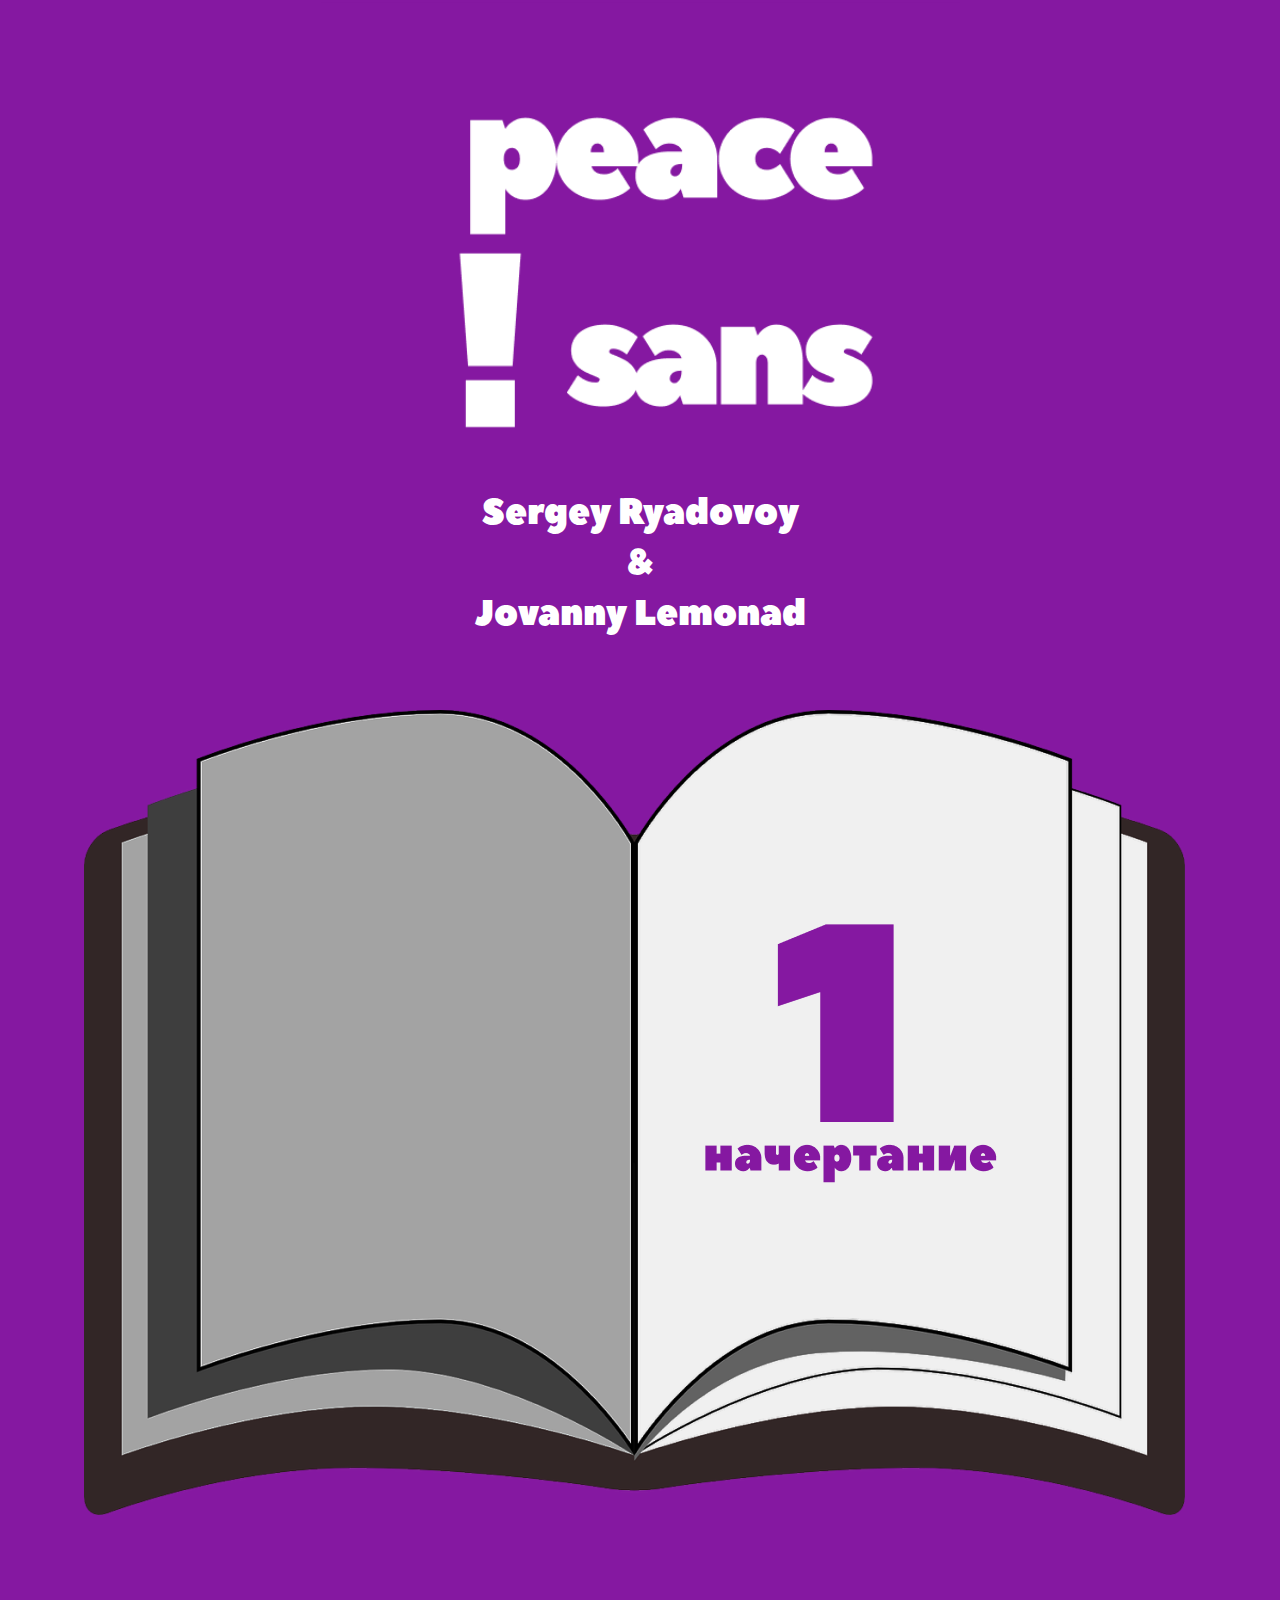
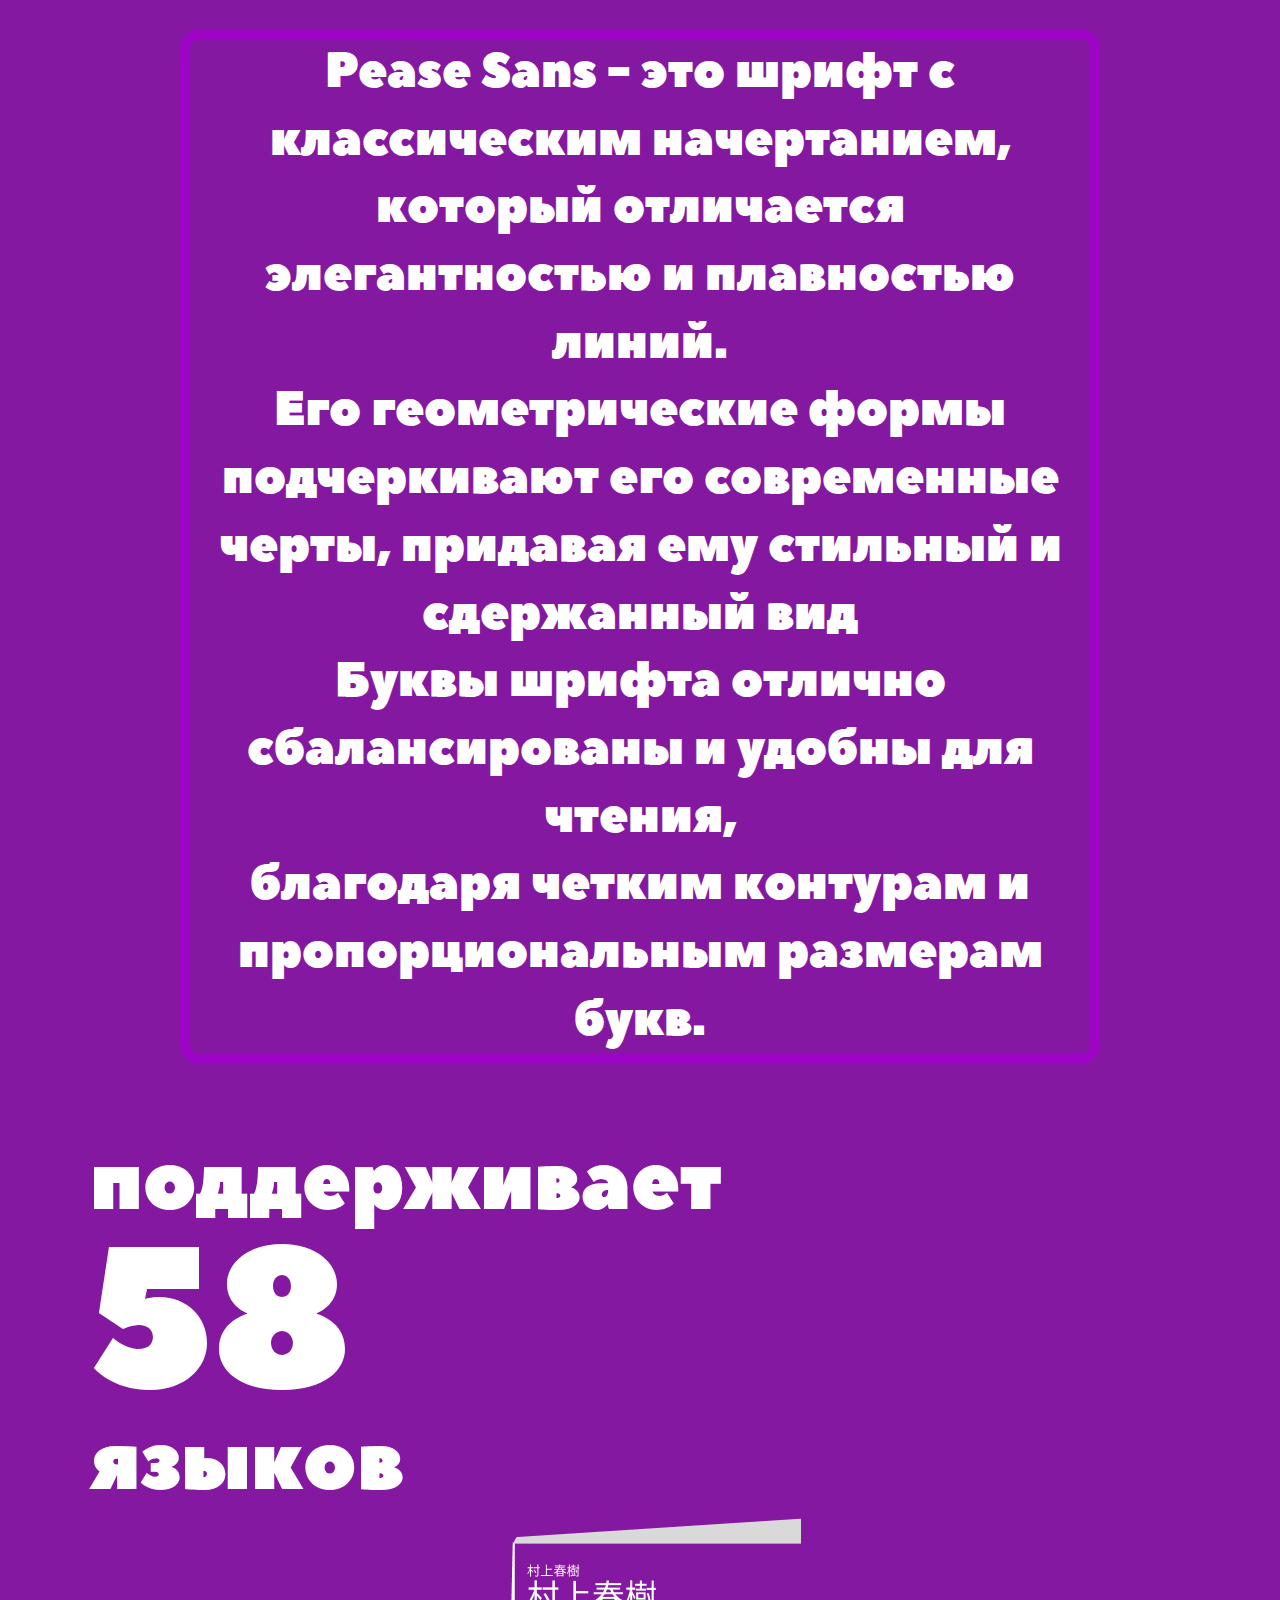
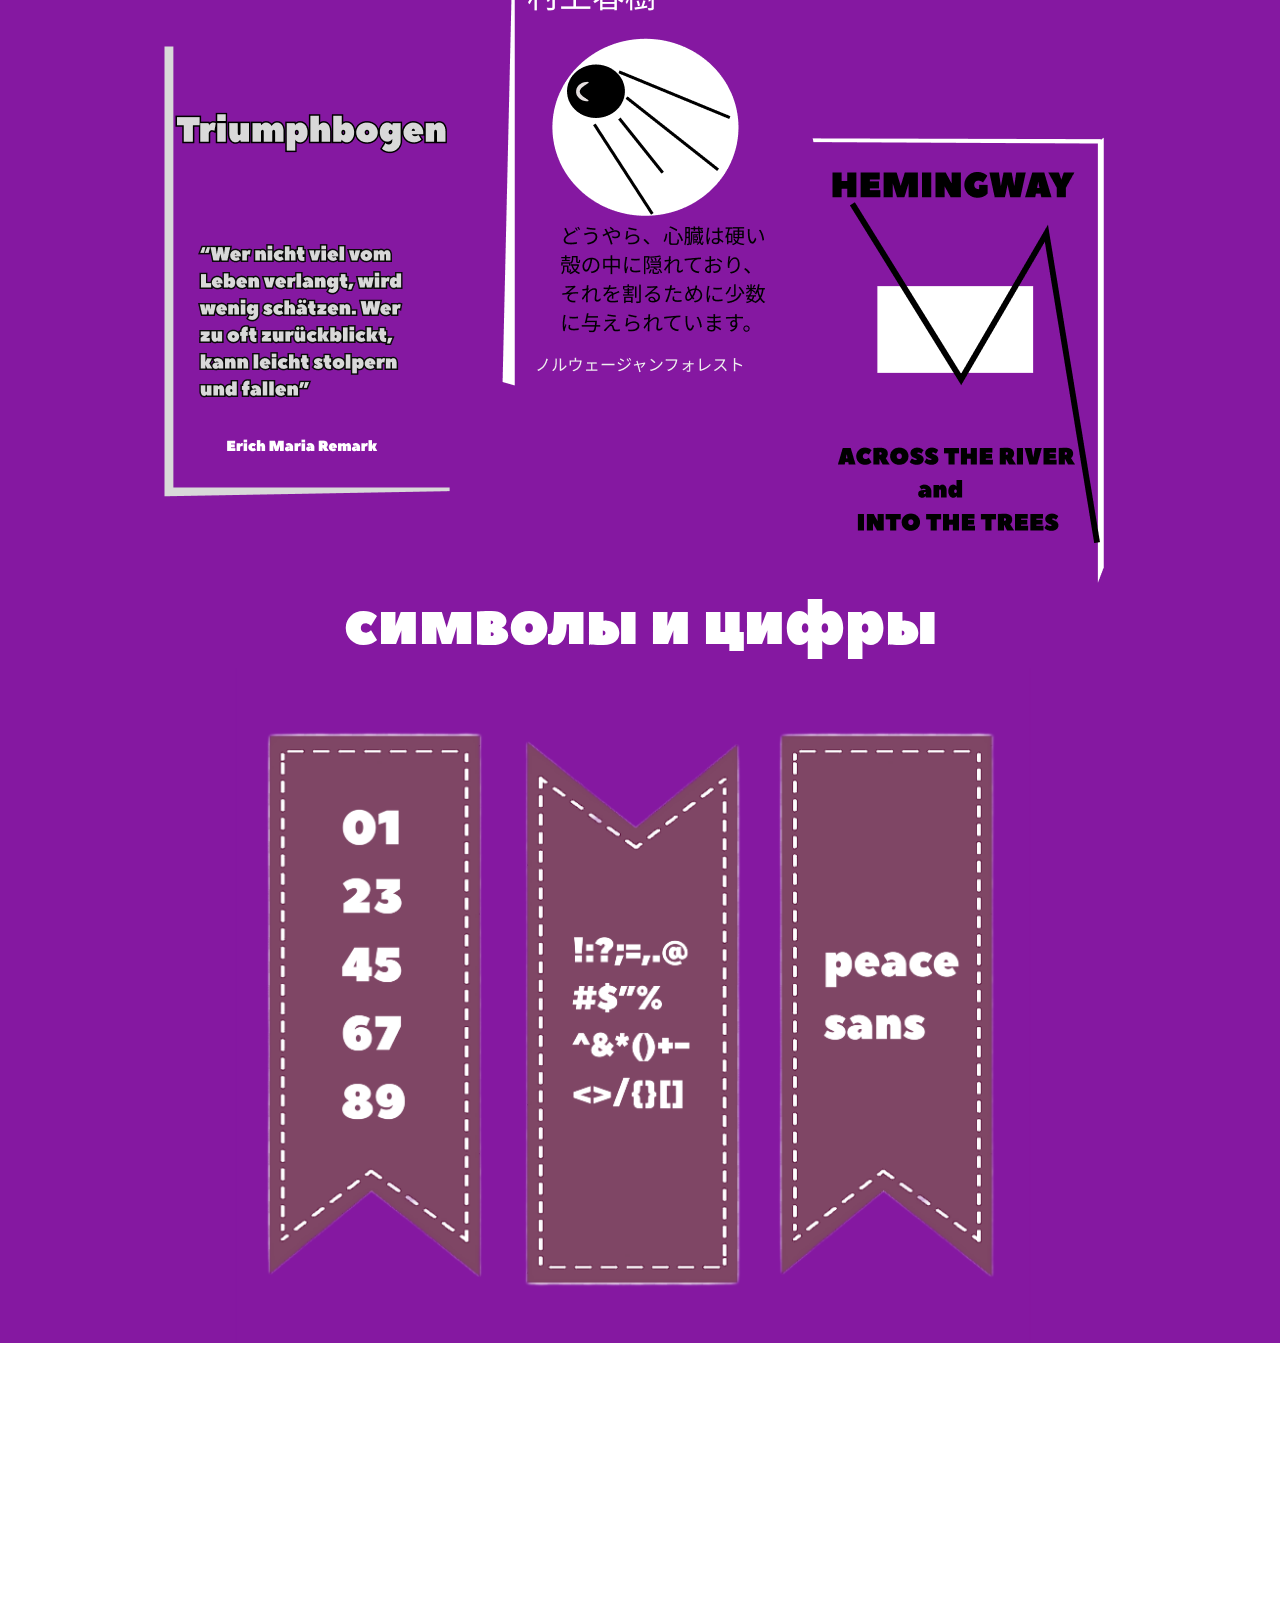
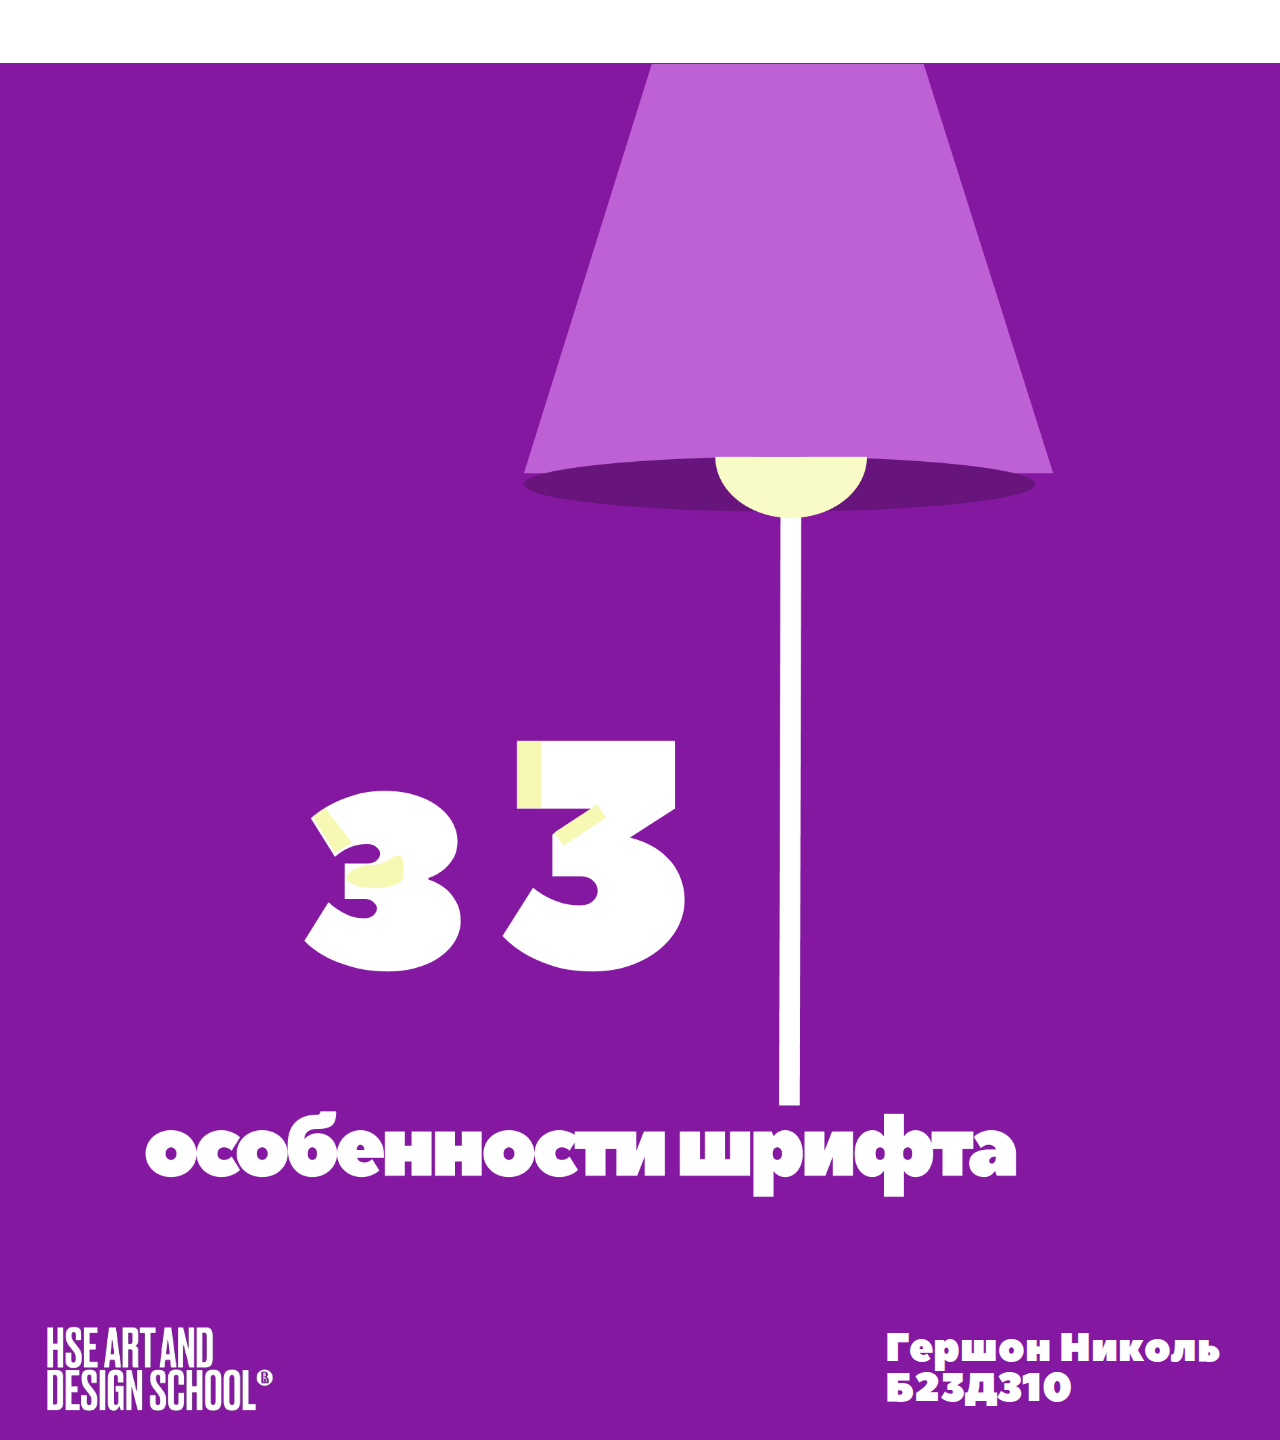
<file: index.html>
<!DOCTYPE html>
<html lang="en">
   <head>
      <meta charset="UTF-8">
      <meta name="viewport" content="width=device-width, initial-scale=1.0">
      <title>Peace Sans</title>
      <link rel="stylesheet" href="css/connect.css">
   </head>
   <body>
      <div class="flexbox1">
         <img src="images/peasesans.png" class="pic" alt="">
         <h2 class="h2">Sergey Ryadovoy <br> <span>&</span></h2>
         <h2 class="h2">Jovanny Lemonad</h2>
      </div>
      <div class="container">
         <div class="flexbox2">
            <img src="images/book.png" alt="">
         </div>
         <div class="flexbox3">
            <p class="aboutn">Pease Sans - это шрифт с классическим начертанием, <br> который отличается элегантностью и плавностью линий. <br>Его геометрические формы подчеркивают его современные черты, придавая ему стильный и сдержанный вид <br> Буквы шрифта отлично сбалансированы и удобны для чтения, <br> благодаря четким контурам и пропорциональным размерам букв. </p>
         </div>
      </div>
      <div class="flexbox35">
         <div class="langs">
            <p>
               <br>поддерживает <br> <span>58</span> <br> языков
            </p>
         </div>
      </div>
      <div class="flexbox4">
         <img class="book" src="images/books000.png" alt="">
      </div>
      <div class="flexbox6">
         <p class="aboutsymbols"> символы и цифры</p>
         <img src="images/pic12345.png" class="animation" alt="">
      </div>
      <div class="flexbox7">
         <img src="images/svet123.png" class="svet" alt="">
      </div>
      <div class="footer">
         <img class="hse" src="images/hse.png" alt="">
         <p class="footertext">Гершон Николь<br>Б23ДЗ10</p>
      </div>
   </body>
</html>
</file>
<file: css/connect.css>
@import "reset.css";
@import "main.css";
</file>
